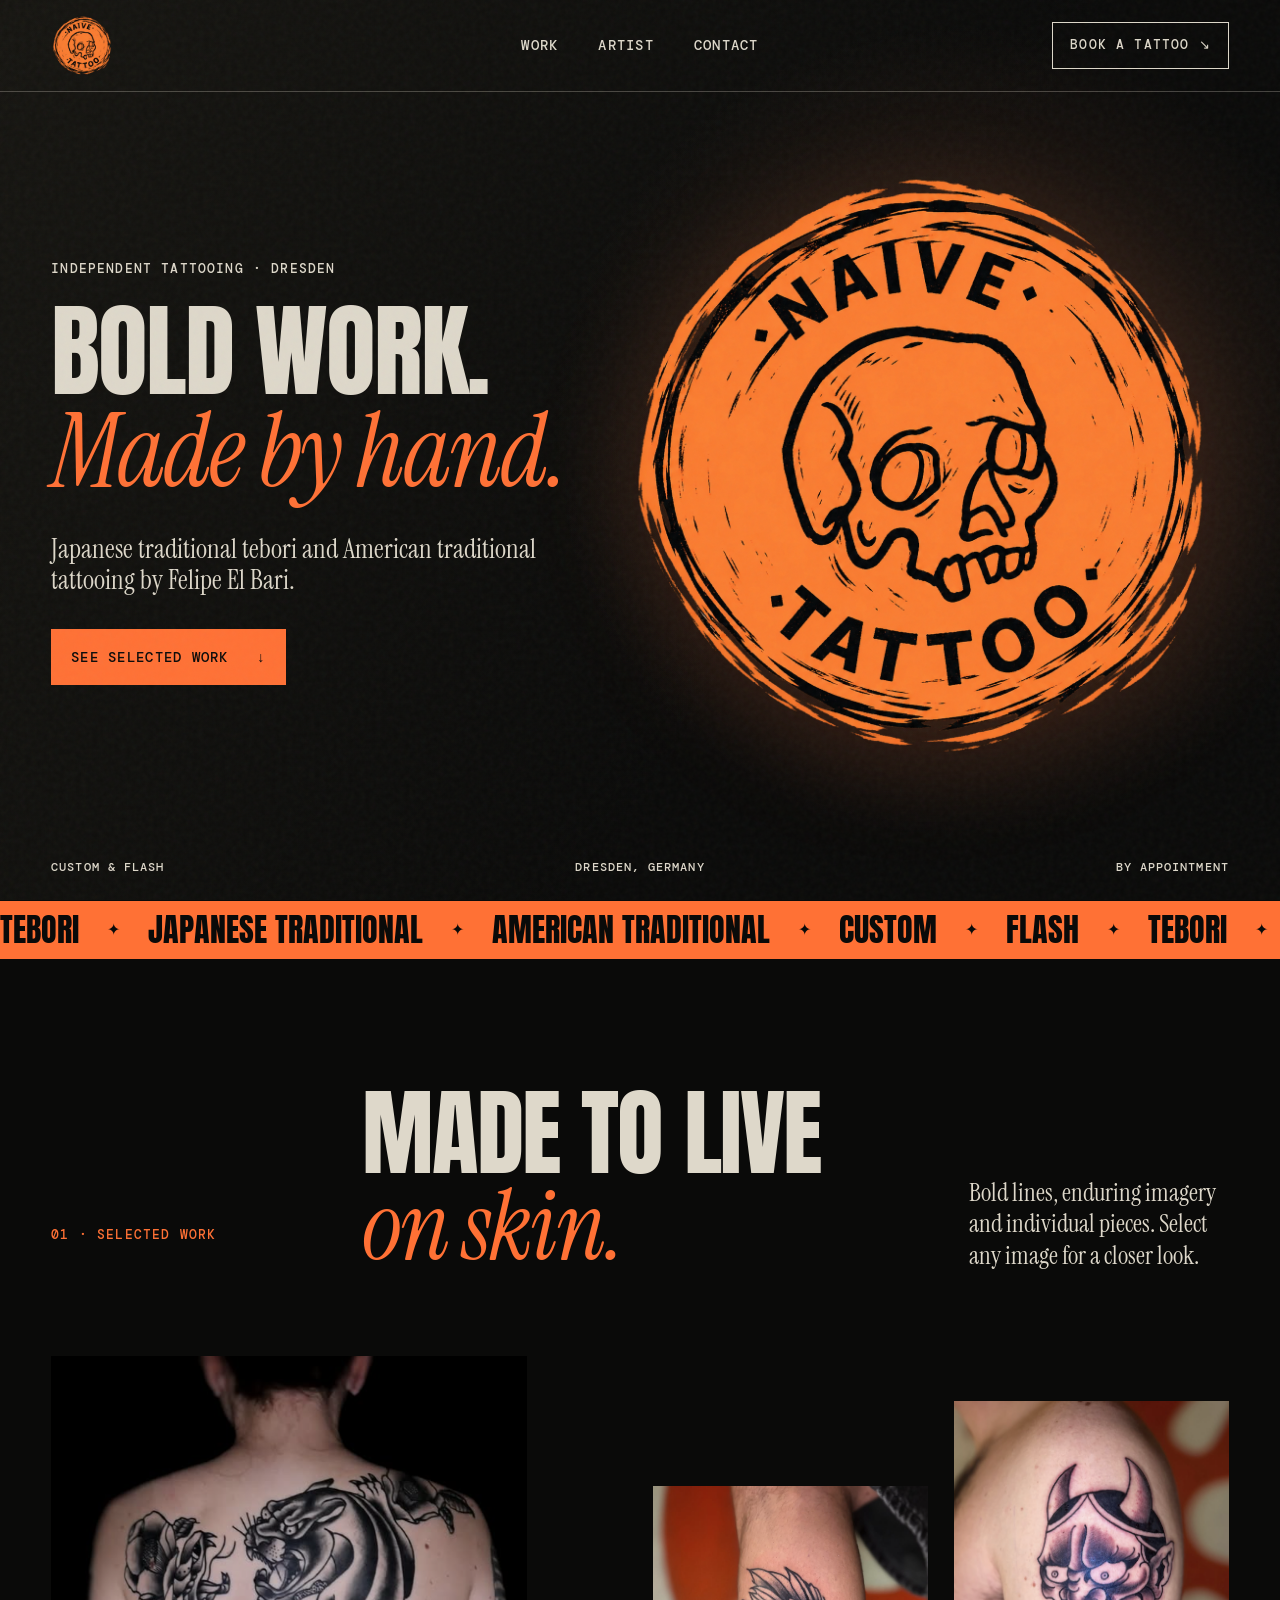
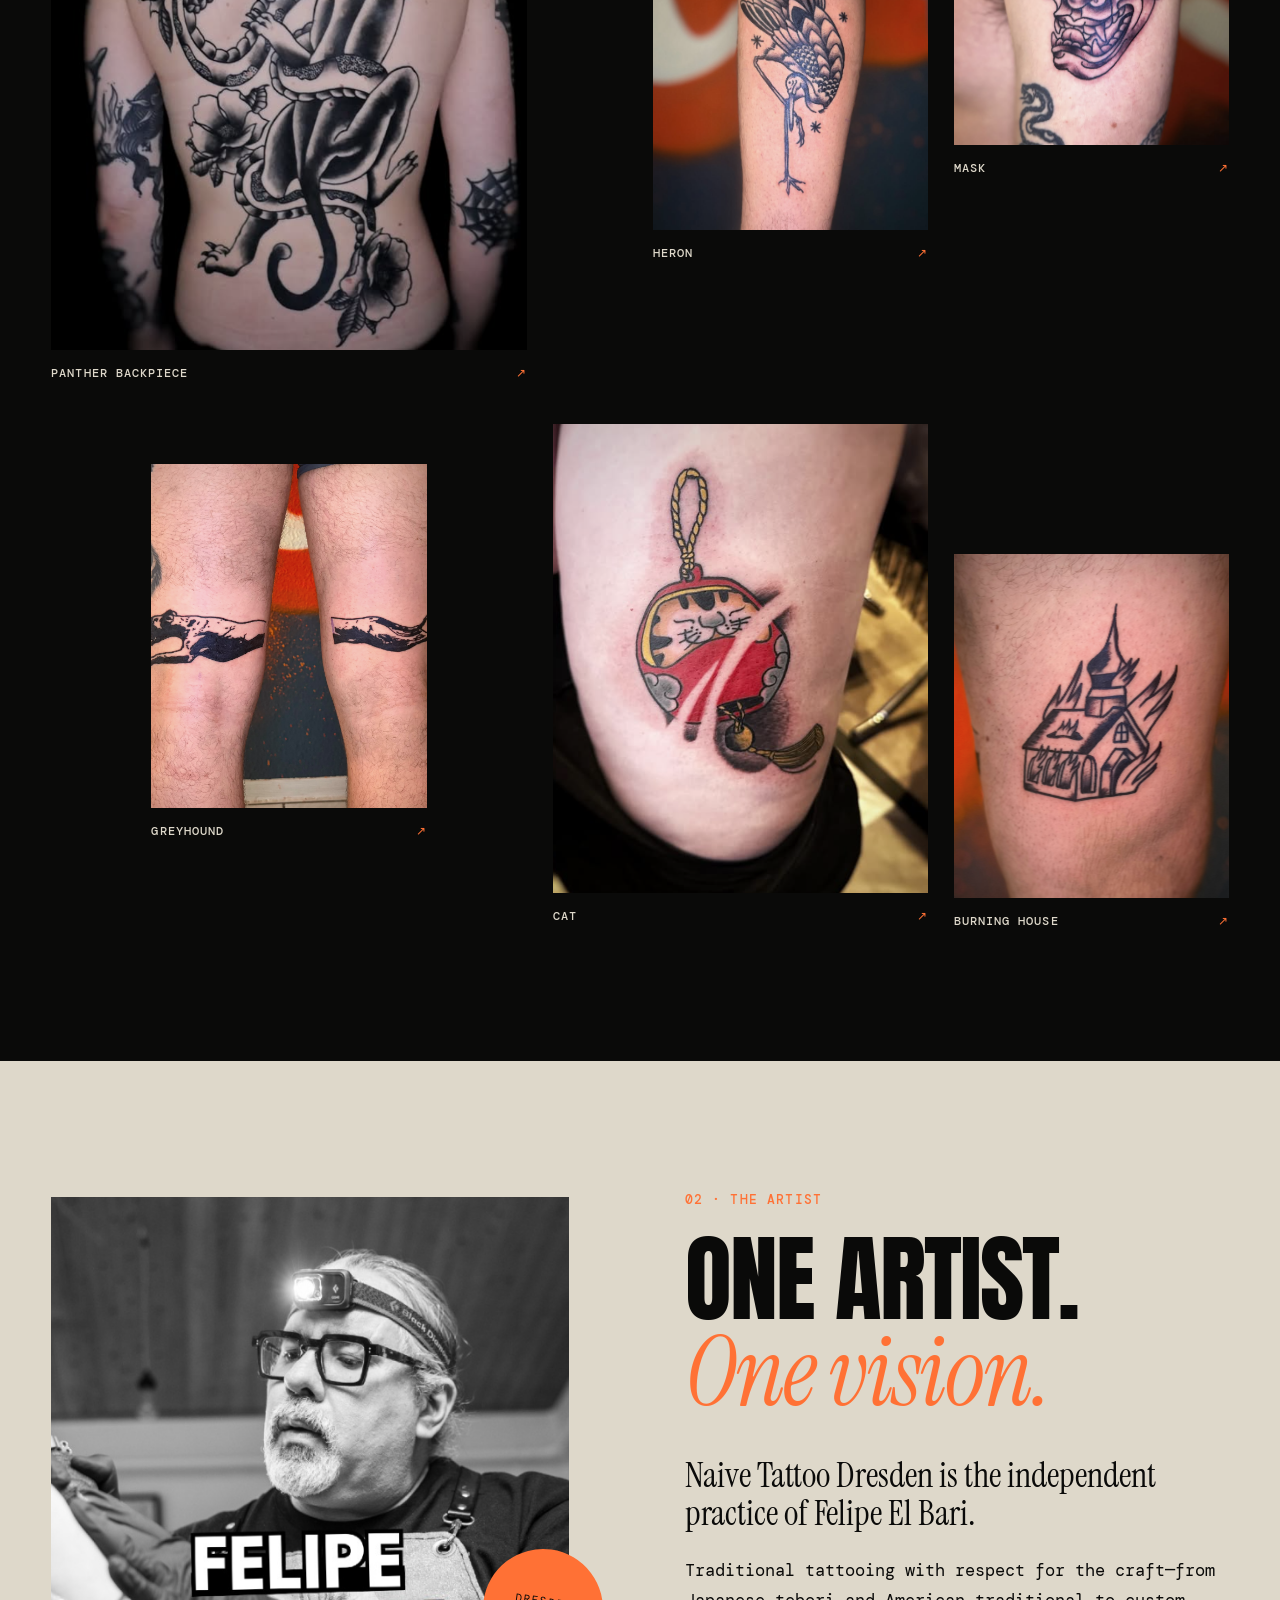
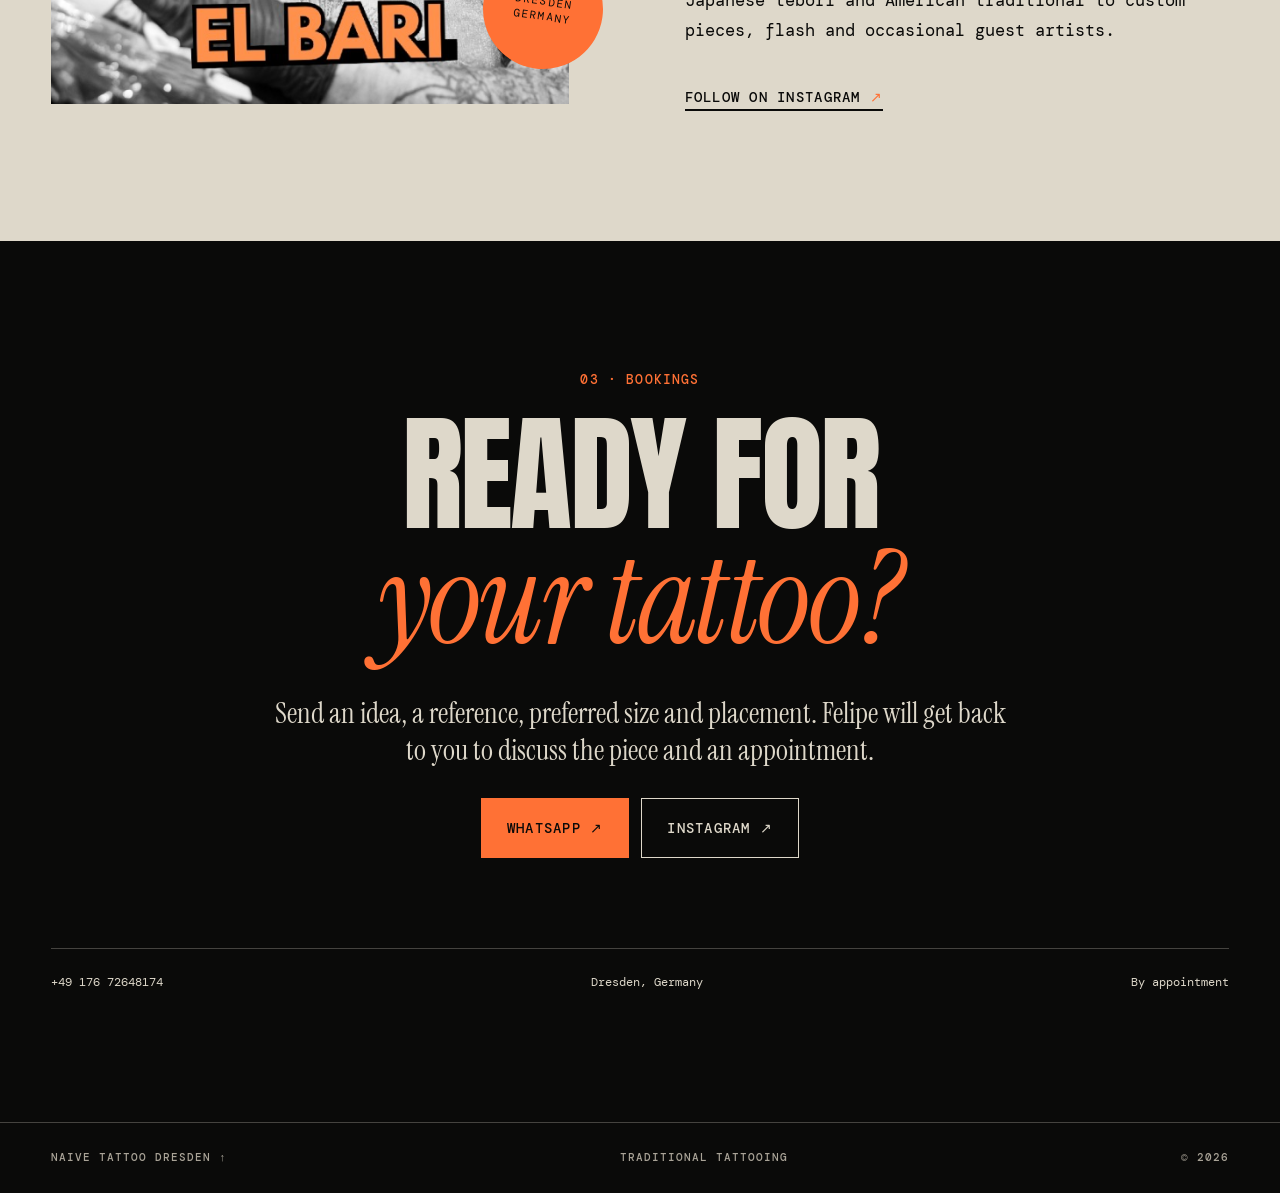
<file: index.html>
<!DOCTYPE html>
<html lang="en">
<head>
  <meta charset="UTF-8">
  <meta name="viewport" content="width=device-width, initial-scale=1">
  <meta name="theme-color" content="#0a0a09">
  <meta name="description" content="Naive Tattoo Dresden — Japanese tebori, American traditional, custom and flash tattooing by Felipe El Bari.">
  <title>Naive Tattoo Dresden — Traditional tattooing</title>
  <link rel="icon" type="image/png" sizes="32x32" href="Assets/Favicon/favicon-32x32.png">
  <link rel="apple-touch-icon" sizes="180x180" href="Assets/Favicon/favicon-180x180.png">
  <link rel="preconnect" href="https://fonts.googleapis.com">
  <link rel="preconnect" href="https://fonts.gstatic.com" crossorigin>
  <link href="https://fonts.googleapis.com/css2?family=Anton&family=DM+Mono:wght@400;500&family=Instrument+Serif:ital@0;1&display=swap" rel="stylesheet">
  <link rel="stylesheet" href="styles.css">
</head>
<body>
  <div class="grain" aria-hidden="true"></div>
  <header class="site-header">
    <a class="brand" href="#top" aria-label="Naive Tattoo Dresden, home"><img src="Assets/Logo/Orange logo.png" alt=""></a>
    <nav aria-label="Main navigation"><a href="#work">Work</a><a href="#artist">Artist</a><a href="#booking">Contact</a></nav>
    <a class="header-book" href="#booking">Book a tattoo <span aria-hidden="true">↘</span></a>
  </header>
  <main>
    <section class="hero" id="top">
      <div class="hero-copy">
        <p class="eyebrow">Independent tattooing · Dresden</p>
        <h1>Bold work.<br><em>Made by hand.</em></h1>
        <p class="hero-intro">Japanese traditional tebori and American traditional tattooing by Felipe El Bari.</p>
        <a class="primary-link" href="#work">See selected work <span aria-hidden="true">↓</span></a>
      </div>
      <div class="hero-art" aria-hidden="true"><img src="Assets/Logo/Orange logo.png" alt=""></div>
      <div class="hero-meta" role="group" aria-label="Studio details"><span>Custom &amp; flash</span><span>Dresden, Germany</span><span>By appointment</span></div>
    </section>
    <section class="marquee" aria-label="Tattoo styles">
      <div class="marquee-track">
        <div class="marquee-set"><span>Tebori</span><i>✦</i><span>Japanese Traditional</span><i>✦</i><span>American Traditional</span><i>✦</i><span>Custom</span><i>✦</i><span>Flash</span><i>✦</i></div>
        <div class="marquee-set" aria-hidden="true"><span>Tebori</span><i>✦</i><span>Japanese Traditional</span><i>✦</i><span>American Traditional</span><i>✦</i><span>Custom</span><i>✦</i><span>Flash</span><i>✦</i></div>
      </div>
    </section>
    <section class="work section" id="work" aria-labelledby="work-title">
      <div class="section-heading">
        <p class="eyebrow orange">01 · Selected work</p>
        <h2 id="work-title">Made to live<br><em>on skin.</em></h2>
        <p>Bold lines, enduring imagery and individual pieces. Select any image for a closer look.</p>
      </div>
      <div class="gallery">
        <button class="piece tall reveal" type="button" data-title="Panther backpiece"><img src="Assets/Gallery of tattoos/Panther backpiece.png" alt="Traditional black panther backpiece tattoo" loading="lazy"><span>Panther backpiece</span></button>
        <button class="piece reveal" type="button" data-title="Heron"><img src="Assets/Gallery of tattoos/Heron tattoo.png" alt="Japanese traditional heron tattoo" loading="lazy"><span>Heron</span></button>
        <button class="piece reveal" type="button" data-title="Mask"><img src="Assets/Gallery of tattoos/Mask tattoo.png" alt="Traditional mask tattoo" loading="lazy"><span>Mask</span></button>
        <button class="piece reveal" type="button" data-title="Greyhound"><img src="Assets/Gallery of tattoos/Greyhound tattoo.png" alt="Traditional greyhound tattoo" loading="lazy"><span>Greyhound</span></button>
        <button class="piece tall reveal" type="button" data-title="Cat"><img src="Assets/Gallery of tattoos/Cat tattoo.png" alt="Traditional cat tattoo" loading="lazy"><span>Cat</span></button>
        <button class="piece reveal" type="button" data-title="Burning house"><img src="Assets/Gallery of tattoos/Burning house tattoo.png" alt="Burning house linework tattoo" loading="lazy"><span>Burning house</span></button>
      </div>
    </section>
    <section class="artist section" id="artist" aria-labelledby="artist-title">
      <div class="portrait-wrap reveal"><img src="Assets/Profile picture/Profile picture.png" alt="Felipe El Bari tattooing in his Dresden studio" loading="lazy"><span class="portrait-stamp">Dresden<br>Germany</span></div>
      <div class="artist-copy reveal">
        <p class="eyebrow orange">02 · The artist</p>
        <h2 id="artist-title">One artist.<br><em>One vision.</em></h2>
        <p class="lead">Naive Tattoo Dresden is the independent practice of Felipe El Bari.</p>
        <p>Traditional tattooing with respect for the craft—from Japanese tebori and American traditional to custom pieces, flash and occasional guest artists.</p>
        <a class="text-link" href="https://www.instagram.com/naivetattoodresden/" target="_blank" rel="noreferrer">Follow on Instagram <span aria-hidden="true">↗</span></a>
      </div>
    </section>
    <section class="booking section" id="booking" aria-labelledby="booking-title">
      <p class="eyebrow orange">03 · Bookings</p>
      <h2 id="booking-title">Ready for<br><em>your tattoo?</em></h2>
      <p>Send an idea, a reference, preferred size and placement. Felipe will get back to you to discuss the piece and an appointment.</p>
      <div class="booking-actions">
        <a class="booking-button" href="https://wa.me/4917672648174" target="_blank" rel="noreferrer">WhatsApp <span aria-hidden="true">↗</span></a>
        <a class="booking-button secondary" href="https://www.instagram.com/naivetattoodresden/" target="_blank" rel="noreferrer">Instagram <span aria-hidden="true">↗</span></a>
      </div>
      <div class="booking-meta"><span>+49 176 72648174</span><span>Dresden, Germany</span><span>By appointment</span></div>
    </section>
  </main>
  <footer><a href="#top">Naive Tattoo Dresden ↑</a><span>Traditional tattooing</span><span>© 2026</span></footer>
  <dialog id="lightbox" aria-label="Tattoo image preview"><button class="lightbox-close" type="button" aria-label="Close image">×</button><img src="Assets/Gallery of tattoos/Panther backpiece.png" alt=""><p></p></dialog>
  <script src="script.js"></script>
</body>
</html>
</file>
<file: styles.css>
:root{--ink:#0a0a09;--paper:#ded8ca;--orange:#ff7135;--line:rgba(222,216,202,.28);--mono:"DM Mono",monospace;--display:"Anton",Impact,sans-serif;--serif:"Instrument Serif",Georgia,serif}
*{box-sizing:border-box}
html{scroll-behavior:smooth;scroll-padding-top:92px}
body{margin:0;background:var(--ink);color:var(--paper);font:400 16px/1.6 var(--mono);overflow-x:hidden}
button,a{color:inherit;font:inherit}a{text-decoration:none}button{cursor:pointer}
.grain{position:fixed;inset:0;pointer-events:none;z-index:99;opacity:.05;background-image:url("data:image/svg+xml,%3Csvg viewBox='0 0 180 180' xmlns='http://www.w3.org/2000/svg'%3E%3Cfilter id='n'%3E%3CfeTurbulence type='fractalNoise' baseFrequency='.9' numOctaves='4' stitchTiles='stitch'/%3E%3C/filter%3E%3Crect width='100%25' height='100%25' filter='url(%23n)' opacity='.8'/%3E%3C/svg%3E")}
.site-header{position:absolute;inset:0 0 auto;z-index:10;height:92px;padding:14px 4vw;display:grid;grid-template-columns:1fr auto 1fr;align-items:center;border-bottom:1px solid var(--line)}
.brand{width:62px;height:62px}.brand img{width:100%;height:100%;object-fit:contain}
.site-header nav{display:flex;gap:40px}.site-header nav a,.header-book,.eyebrow,.primary-link,.booking-button,.text-link,footer,.hero-meta,.piece span{text-transform:uppercase;letter-spacing:.09em;font-weight:500}
.site-header nav a{font-size:14px}.site-header nav a:hover,.site-header nav a:focus-visible,.text-link:hover{color:var(--orange)}
.header-book{justify-self:end;border:1px solid var(--paper);padding:12px 17px;font-size:13px;transition:.2s}.header-book:hover{background:var(--orange);border-color:var(--orange);color:var(--ink)}
.hero{min-height:100svh;position:relative;display:grid;grid-template-columns:minmax(0,.95fr) minmax(440px,1.05fr);align-items:center;gap:4vw;padding:135px 4vw 90px;overflow:hidden}
.hero:before{content:"";position:absolute;inset:0;z-index:-1;background:radial-gradient(circle at 75% 48%,#38251b 0,transparent 38%),linear-gradient(120deg,#161511,transparent 62%)}
.hero-copy{position:relative;z-index:2}.eyebrow{font-size:13px;line-height:1.4;margin:0 0 27px}.orange{color:var(--orange)}
h1,h2{margin:0;font-family:var(--display);font-weight:400;text-transform:uppercase;line-height:.9;letter-spacing:-.02em}h1{font-size:clamp(76px,8vw,145px)}h2{font-size:clamp(66px,7.5vw,126px)}h1 em,h2 em{font-family:var(--serif);font-weight:400;text-transform:none;color:var(--orange)}
.hero-intro{max-width:580px;margin:34px 0;font-family:var(--serif);font-size:clamp(27px,2.1vw,38px);line-height:1.15}
.primary-link{display:inline-flex;gap:28px;align-items:center;padding:17px 20px;background:var(--orange);color:var(--ink);font-size:14px}.primary-link:hover span{transform:translateY(3px)}.primary-link span{transition:.2s}
.hero-art{position:relative;justify-self:end;width:min(48vw,680px);aspect-ratio:1}.hero-art img{width:100%;height:100%;object-fit:contain;filter:drop-shadow(0 20px 55px rgba(255,113,53,.16))}
.hero-meta{position:absolute;bottom:23px;left:4vw;right:4vw;display:flex;justify-content:space-between;font-size:12px}
.marquee{overflow:hidden;background:var(--orange);color:var(--ink);border-block:1px solid var(--ink);padding:13px 0}.marquee-track{display:flex;width:max-content;animation:marquee 28s linear infinite}.marquee-set{display:flex;gap:28px;padding-right:28px;white-space:nowrap}.marquee span{font-family:var(--display);font-size:32px;line-height:1;text-transform:uppercase}.marquee i{font-style:normal;align-self:center}
.section{padding:130px 4vw}.section-heading{display:grid;grid-template-columns:.7fr 1.5fr .7fr;gap:4vw;align-items:end;margin-bottom:85px}.section-heading>p:last-child{margin:0;font-family:var(--serif);font-size:25px;line-height:1.25}
.gallery{display:grid;grid-template-columns:repeat(12,1fr);gap:80px 2vw;align-items:start}.piece{padding:0;border:0;background:transparent;text-align:left}.piece:nth-child(1){grid-column:1/span 5}.piece:nth-child(2){grid-column:7/span 3;margin-top:130px}.piece:nth-child(3){grid-column:10/span 3;margin-top:45px}.piece:nth-child(4){grid-column:2/span 3}.piece:nth-child(5){grid-column:6/span 4;margin-top:-40px}.piece:nth-child(6){grid-column:10/span 3;margin-top:90px}.piece img{display:block;width:100%;aspect-ratio:4/5;object-fit:cover;filter:saturate(.8);transition:.35s}.piece:hover img{filter:saturate(1);transform:scale(.985)}.piece span{display:flex;justify-content:space-between;margin-top:14px;font-size:12px}.piece span:after{content:"↗";color:var(--orange)}
.artist{display:grid;grid-template-columns:1fr 1.05fr;gap:9vw;align-items:center;background:var(--paper);color:var(--ink)}.portrait-wrap{position:relative;max-width:650px}.portrait-wrap img{display:block;width:100%}.portrait-stamp{position:absolute;right:-34px;bottom:35px;width:120px;height:120px;border-radius:50%;display:grid;place-items:center;background:var(--orange);text-align:center;text-transform:uppercase;font-size:11px;line-height:1.4;letter-spacing:.12em;transform:rotate(8deg)}
.artist-copy .lead{max-width:720px;margin:40px 0 22px;font-family:var(--serif);font-size:clamp(29px,2.7vw,43px);line-height:1.12}.artist-copy>p:not(.eyebrow,.lead){max-width:680px;font-size:17px;line-height:1.75}.text-link{display:inline-block;margin-top:24px;border-bottom:2px solid var(--ink);font-size:14px}.text-link span{color:var(--orange)}
.booking{min-height:90svh;display:flex;flex-direction:column;align-items:center;justify-content:center;text-align:center}.booking h2{font-size:clamp(75px,10vw,165px)}.booking>p:not(.eyebrow){max-width:740px;margin:38px auto 30px;font-family:var(--serif);font-size:29px;line-height:1.25}.booking-actions{display:flex;gap:12px}.booking-button{padding:18px 25px;background:var(--orange);color:var(--ink);border:1px solid var(--orange);font-size:14px}.booking-button.secondary{background:transparent;color:var(--paper);border-color:var(--paper)}.booking-button:hover{transform:translateY(-3px)}.booking-meta{width:100%;margin-top:90px;padding-top:24px;border-top:1px solid var(--line);display:flex;justify-content:space-between;font-size:12px}
footer{padding:26px 4vw;border-top:1px solid var(--line);display:flex;justify-content:space-between;color:#a9a397;font-size:11px}
#lightbox{width:100vw;height:100vh;max-width:none;max-height:none;margin:0;padding:4vh;border:0;background:#080808f5;color:white}#lightbox::backdrop{background:#000d}#lightbox img{display:block;width:100%;height:86vh;object-fit:contain}#lightbox p{text-align:center;text-transform:uppercase;letter-spacing:.12em;font-size:12px}.lightbox-close{position:fixed;right:22px;top:18px;z-index:2;width:48px;height:48px;border:0;border-radius:50%;background:var(--orange);color:#000;font-size:29px;line-height:1}
@keyframes marquee{to{transform:translateX(-50%)}}
@media(max-width:900px){html{scroll-padding-top:78px}.site-header{height:78px;padding:10px 22px;grid-template-columns:1fr auto}.brand{width:54px;height:54px}.site-header nav{display:none}.header-book{font-size:12px}.hero{grid-template-columns:1fr;align-content:center;gap:15px;padding:115px 22px 80px}.hero-art{position:absolute;right:-13vw;bottom:10%;width:68vw;opacity:.45}.hero-copy{max-width:720px}.hero-meta{left:22px;right:22px}.section{padding:100px 22px}.section-heading{grid-template-columns:1fr;margin-bottom:60px}.section-heading>p:last-child{max-width:560px}.gallery{grid-template-columns:1fr 1fr;gap:45px 18px}.piece:nth-child(n){grid-column:auto;margin-top:0}.artist{grid-template-columns:1fr;gap:70px}.portrait-wrap{width:78%}.booking-meta{margin-top:70px}}
@media(max-width:560px){body{font-size:15px}.site-header{padding-inline:16px}.header-book{padding:10px 12px;font-size:10px}.hero{min-height:760px;padding:110px 18px 72px}.hero h1{font-size:clamp(62px,19vw,82px)}.hero-intro{font-size:25px;max-width:360px}.hero-art{width:95vw;right:-35vw;bottom:10%;opacity:.32}.hero-meta{left:18px;right:18px;font-size:9px}.hero-meta span:nth-child(2){display:none}.marquee span{font-size:26px}.section{padding:80px 18px}.section-heading{gap:24px;margin-bottom:45px}.section-heading h2,.artist h2{font-size:clamp(57px,18vw,78px)}.section-heading>p:last-child{font-size:22px}.gallery{grid-template-columns:1fr;gap:46px}.piece:nth-child(n){width:92%}.piece:nth-child(even){margin-left:auto}.portrait-wrap{width:92%}.portrait-stamp{right:-15px;width:94px;height:94px;font-size:9px}.artist{gap:55px}.artist-copy .lead{font-size:29px;margin-top:30px}.artist-copy>p:not(.eyebrow,.lead){font-size:16px}.booking{min-height:auto;padding-block:100px}.booking h2{font-size:clamp(67px,20vw,88px)}.booking>p:not(.eyebrow){font-size:24px}.booking-actions{width:100%;flex-direction:column}.booking-meta{align-items:center;gap:13px;flex-direction:column;margin-top:55px}footer{gap:12px;align-items:center;flex-direction:column;text-align:center}}
@media(prefers-reduced-motion:reduce){*{scroll-behavior:auto!important}.marquee-track{animation:none}}
</file>
